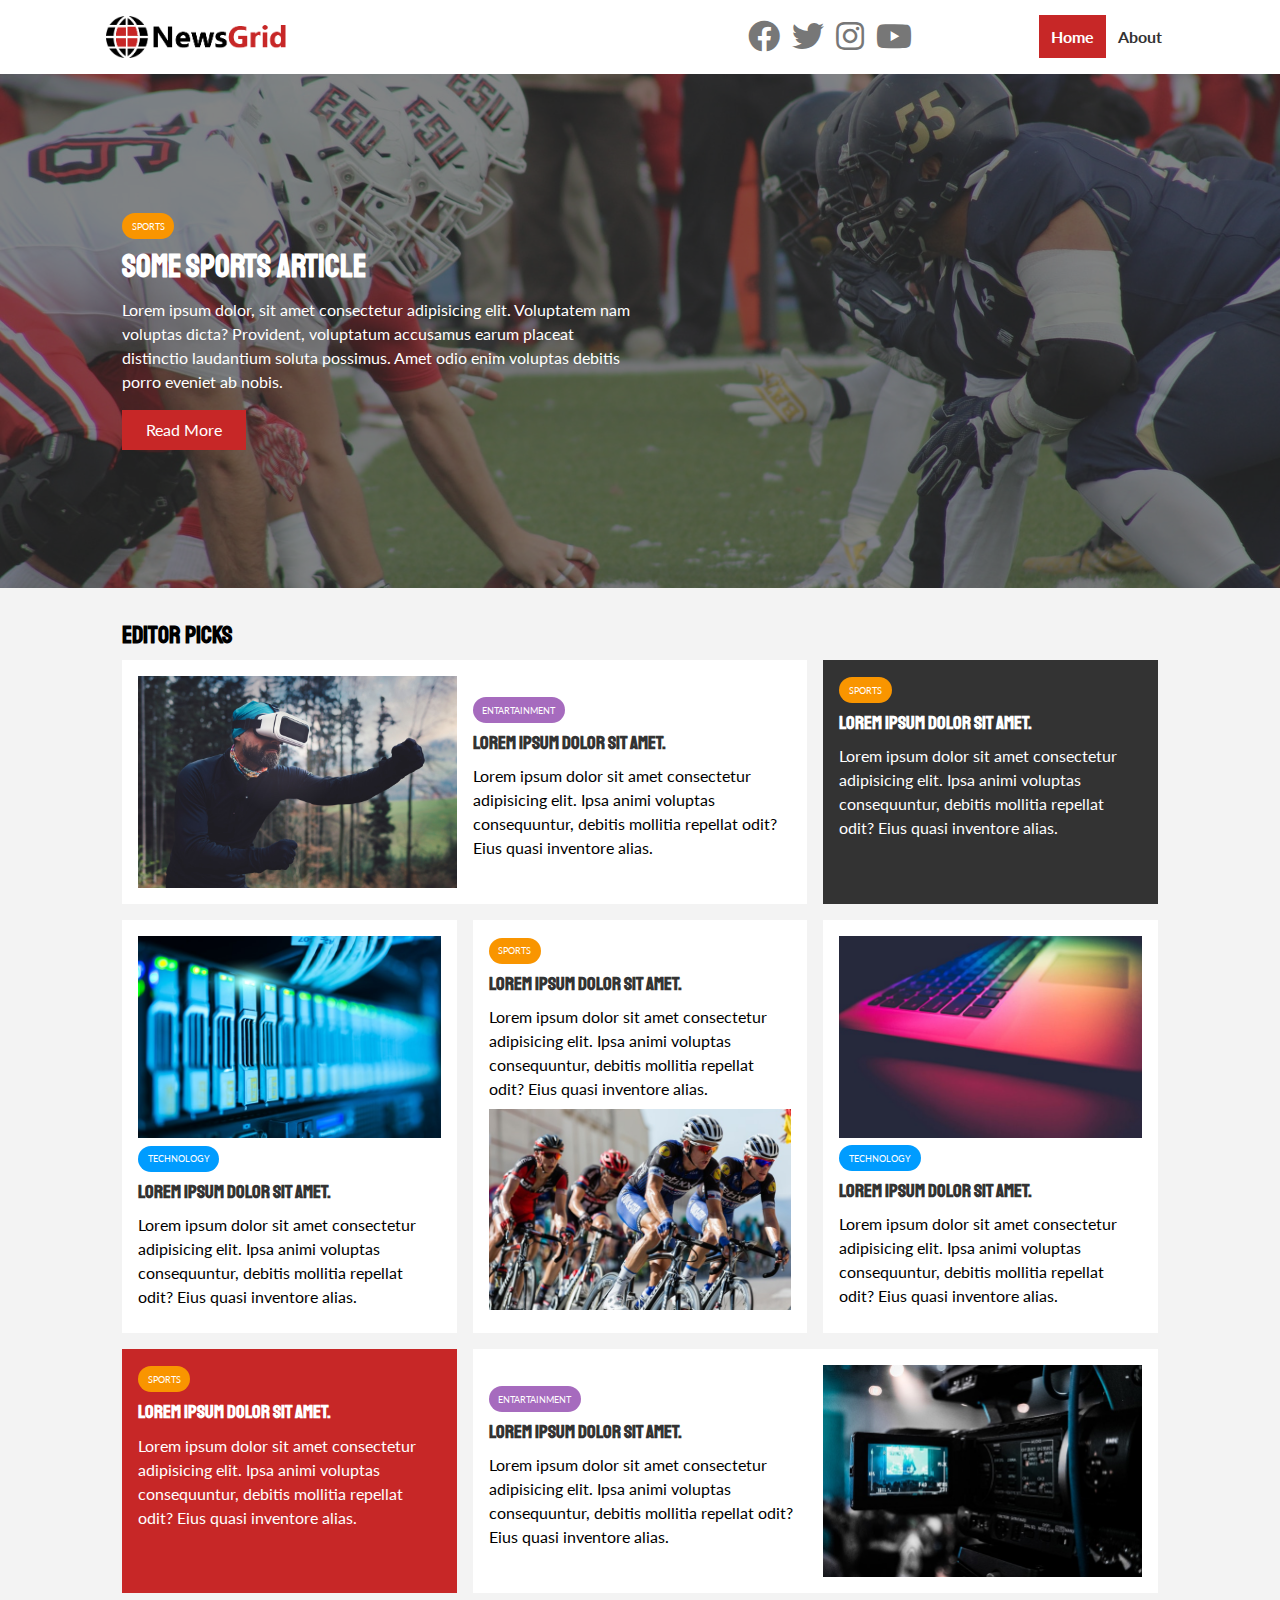
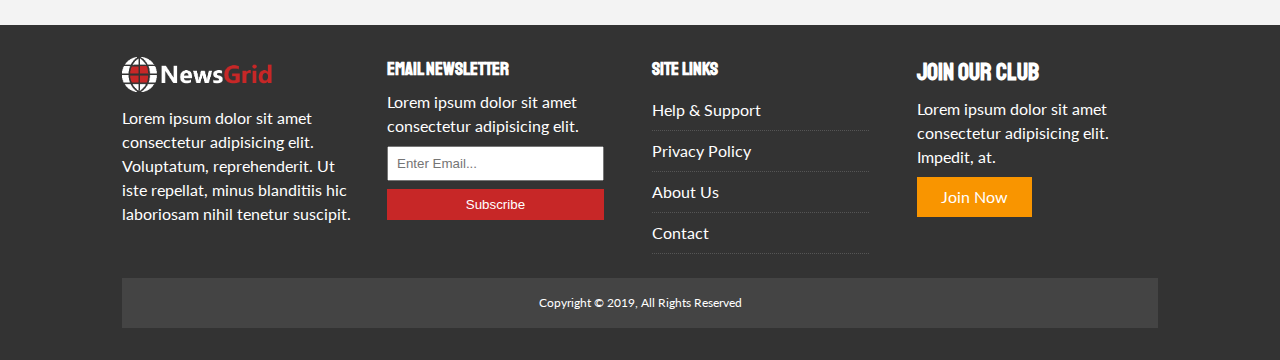
<file: index.html>
<!DOCTYPE html>
<html lang="en">

<head>
  <meta charset="UTF-8">
  <meta name="viewport" content="width=device-width, initial-scale=1.0">
  <meta http-equiv="X-UA-Compatible" content="ie=edge">
  <link rel="stylesheet" href="https://use.fontawesome.com/releases/v5.12.0/css/all.css">
  <link href="https://fonts.googleapis.com/css?family=Lato|Staatliches&display=swap" rel="stylesheet">
  <link rel="stylesheet" href="css/style.css">
  <link rel="stylesheet" media="screen and (max-width: 768px)" href="css/mobile.css">
  <link rel="shortcut icon" type="image/x-icon" href="favicon.ico">
  <title>NewsGrid | Latest News</title>
</head>

<body>
  <nav id="main-nav">
    <div class="container">
      <img src="img/logo.png" alt="NewsGrid" class="logo">
      <div class="social">
        <a href="https://facebook.com" target="_blank"><i class="fab fa-facebook fa-2x"></i></a>
        <a href="https://twitter.com" target="_blank"><i class="fab fa-twitter fa-2x"></i></a>
        <a href="https://instagram.com" target="_blank"><i class="fab fa-instagram fa-2x"></i></a>
        <a href="https://youtube.com" target="_blank"><i class="fab fa-youtube fa-2x"></i></a>
      </div>
      <ul>
        <li><a href="index.html" class="current">Home</a></li>
        <li><a href="about.html">About</a></li>
      </ul>
    </div>
  </nav>

  <!-- Showcase -->
  <header id="showcase">
    <div class="container">
      <div class="showcase-container">
        <div class="showcase-content">
          <div class="category category-sports">Sports</div>
          <h1>Some Sports Article</h1>
          <p>Lorem ipsum dolor, sit amet consectetur adipisicing elit. Voluptatem nam voluptas dicta? Provident,
            voluptatum accusamus earum placeat distinctio laudantium soluta possimus. Amet odio enim voluptas
            debitis porro eveniet ab nobis.</p>
          <a href="article.html" class="btn btn-primary">Read More</a>
        </div>
      </div>
    </div>
  </header>

  <!-- Home Articles -->
  <section id="home-articles" class="py-2">
    <div class="container">
      <h2>Editor Picks</h2>
      <div class="articles-container">
        <article class="card">
          <img src="img/articles/ent1.jpg" alt="">
          <div>
            <div class="category category-ent">Entartainment</div>
            <h3>
              <a href="article.html">Lorem ipsum dolor sit amet.</a>
            </h3>
            <p>Lorem ipsum dolor sit amet consectetur adipisicing elit. Ipsa animi voluptas consequuntur, debitis
              mollitia repellat odit? Eius quasi inventore alias.</p>
          </div>
        </article>

        <article class="card bg-dark">
          <div class="category category-sports">Sports</div>
          <h3>
            <a href="article.html">Lorem ipsum dolor sit amet.</a>
          </h3>
          <p>Lorem ipsum dolor sit amet consectetur adipisicing elit. Ipsa animi voluptas consequuntur, debitis
            mollitia repellat odit? Eius quasi inventore alias.</p>
        </article>

        <article class="card">
          <img src="img/articles/tech1.jpg" alt="">
          <div class="category category-tech">Technology</div>
          <h3>
            <a href="article.html">Lorem ipsum dolor sit amet.</a>
          </h3>
          <p>Lorem ipsum dolor sit amet consectetur adipisicing elit. Ipsa animi voluptas consequuntur, debitis
            mollitia repellat odit? Eius quasi inventore alias.</p>
        </article>

        <article class="card">
          <div class="category category-sports">Sports</div>
          <h3>
            <a href="article.html">Lorem ipsum dolor sit amet.</a>
          </h3>
          <p>Lorem ipsum dolor sit amet consectetur adipisicing elit. Ipsa animi voluptas consequuntur, debitis
            mollitia repellat odit? Eius quasi inventore alias.</p>
          <img src="img/articles/sports1.jpg" alt="">
        </article>

        <article class="card">
          <img src="img/articles/tech2.jpg" alt="">
          <div class="category category-tech">Technology</div>
          <h3>
            <a href="article.html">Lorem ipsum dolor sit amet.</a>
          </h3>
          <p>Lorem ipsum dolor sit amet consectetur adipisicing elit. Ipsa animi voluptas consequuntur, debitis
            mollitia repellat odit? Eius quasi inventore alias.</p>
        </article>

        <article class="card bg-primary">
          <div class="category category-sports">Sports</div>
          <h3>
            <a href="article.html">Lorem ipsum dolor sit amet.</a>
          </h3>
          <p>Lorem ipsum dolor sit amet consectetur adipisicing elit. Ipsa animi voluptas consequuntur, debitis
            mollitia repellat odit? Eius quasi inventore alias.</p>
        </article>

        <article class="card">
          <div>
            <div class="category category-ent">Entartainment</div>
            <h3>
              <a href="article.html">Lorem ipsum dolor sit amet.</a>
            </h3>
            <p>Lorem ipsum dolor sit amet consectetur adipisicing elit. Ipsa animi voluptas consequuntur, debitis
              mollitia repellat odit? Eius quasi inventore alias.</p>
          </div>
          <img src="img/articles/ent2.jpg" alt="">
        </article>
      </div>
    </div>
  </section>

  <!-- Footer -->
  <footer id="main-footer" class="py-2">
    <div class="container footer-container">
      <div>
        <img src="img/logo_light.png" alt="NewsGrid">
        <p>Lorem ipsum dolor sit amet consectetur adipisicing elit. Voluptatum, reprehenderit. Ut iste repellat, minus
          blanditiis hic laboriosam nihil tenetur suscipit.</p>
      </div>
      <div>
        <h3>Email Newsletter</h3>
        <p>Lorem ipsum dolor sit amet consectetur adipisicing elit.</p>
        <form name="contact" method="POST" data-netlify="true">
          <input type="email" name="email" placeholder="Enter Email...">
          <input type="submit" value="Subscribe" class="btn btn-primary">
        </form>
      </div>
      <div>
        <h3>Site Links</h3>
        <ul class="list">
          <li><a href="#">Help & Support</a></li>
          <li><a href="#">Privacy Policy</a></li>
          <li><a href="#">About Us</a></li>
          <li><a href="#">Contact</a></li>
        </ul>
      </div>
      <div>
        <h2>Join Our Club</h2>
        <p>Lorem ipsum dolor sit amet consectetur adipisicing elit. Impedit, at.</p>
        <a href="#" class="btn btn-secondary">Join Now</a>
      </div>
      <div>
        <p>Copyright &copy; 2019, All Rights Reserved</p>
      </div>
    </div>
  </footer>
</body>

</html>
</file>
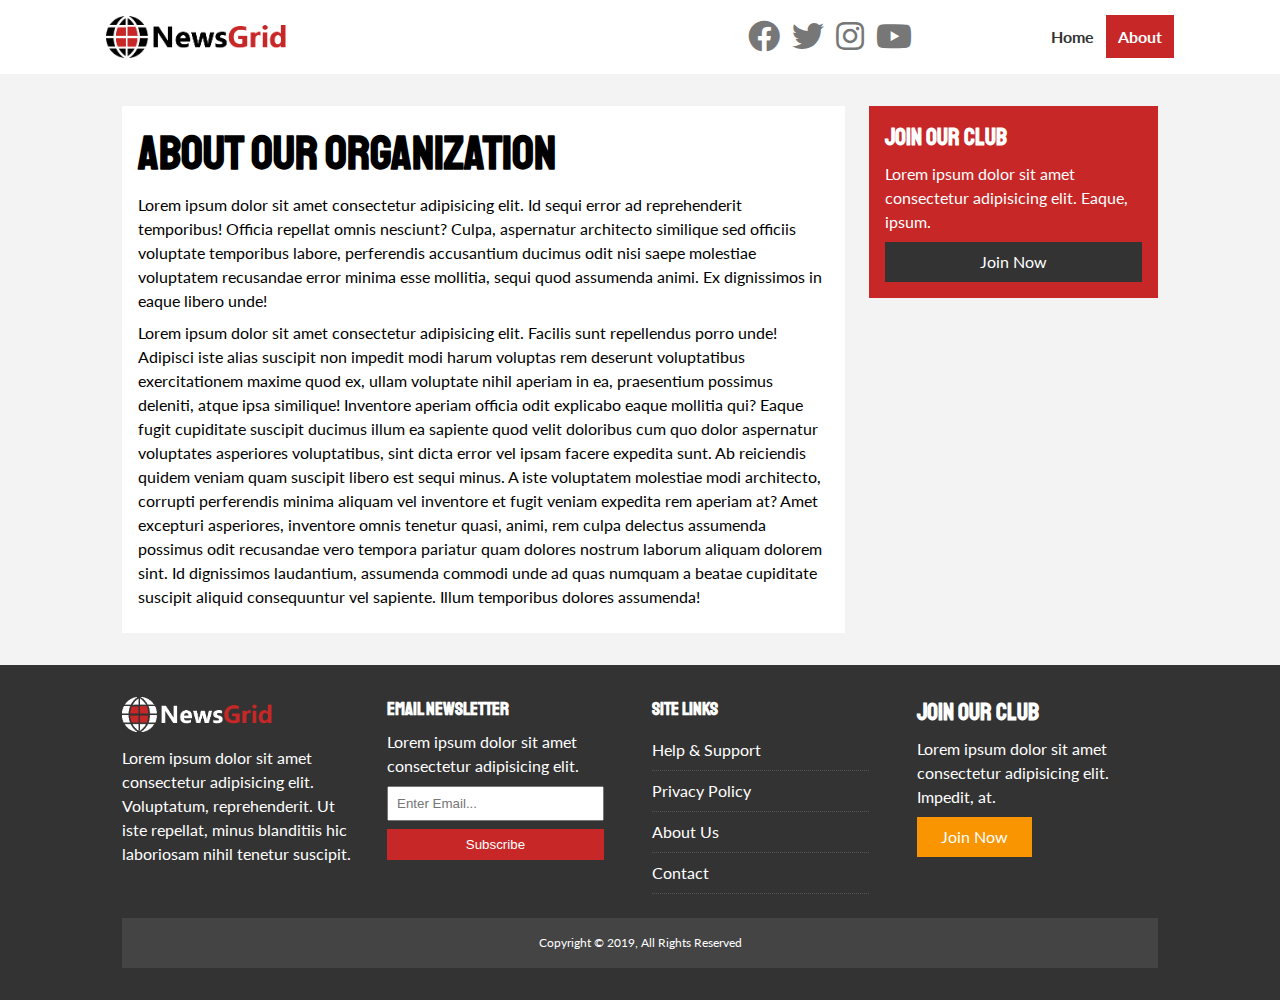
<file: about.html>
<!DOCTYPE html>
<html lang="en">

<head>
  <meta charset="UTF-8">
  <meta name="viewport" content="width=device-width, initial-scale=1.0">
  <meta http-equiv="X-UA-Compatible" content="ie=edge">
  <link rel="stylesheet" href="https://use.fontawesome.com/releases/v5.12.0/css/all.css">
  <link href="https://fonts.googleapis.com/css?family=Lato|Staatliches&display=swap" rel="stylesheet">
  <link rel="stylesheet" href="css/style.css">
  <link rel="stylesheet" media="screen and (max-width: 768px)" href="css/mobile.css">
  <link rel="shortcut icon" type="image/x-icon" href="favicon.ico">
  <title>NewsGrid | About</title>
</head>

<body>
  <nav id="main-nav">
    <div class="container">
      <img src="img/logo.png" alt="NewsGrid" class="logo">
      <div class="social">
        <a href="https://facebook.com" target="_blank"><i class="fab fa-facebook fa-2x"></i></a>
        <a href="https://twitter.com" target="_blank"><i class="fab fa-twitter fa-2x"></i></a>
        <a href="https://instagram.com" target="_blank"><i class="fab fa-instagram fa-2x"></i></a>
        <a href="https://youtube.com" target="_blank"><i class="fab fa-youtube fa-2x"></i></a>
      </div>
      <ul>
        <li><a href="index.html">Home</a></li>
        <li><a href="about.html" class="current">About</a></li>
      </ul>
    </div>
  </nav>

  <section id="about">
    <div class="container">
      <div class="page-container">
        <article class="card">
          <h1 class="l-heading">About Our Organization</h1>
          <p>Lorem ipsum dolor sit amet consectetur adipisicing elit. Id sequi error ad reprehenderit temporibus!
            Officia repellat omnis nesciunt? Culpa, aspernatur architecto similique sed officiis voluptate temporibus
            labore, perferendis accusantium ducimus odit nisi saepe molestiae voluptatem recusandae error minima esse
            mollitia, sequi quod assumenda animi. Ex dignissimos in eaque libero unde!</p>
          <p>Lorem ipsum dolor sit amet consectetur adipisicing elit. Facilis sunt repellendus porro unde! Adipisci iste
            alias suscipit non impedit modi harum voluptas rem deserunt voluptatibus exercitationem maxime quod ex,
            ullam voluptate nihil aperiam in ea, praesentium possimus deleniti, atque ipsa similique! Inventore aperiam
            officia odit explicabo eaque mollitia qui? Eaque fugit cupiditate suscipit ducimus illum ea sapiente quod
            velit doloribus cum quo dolor aspernatur voluptates asperiores voluptatibus, sint dicta error vel ipsam
            facere expedita sunt. Ab reiciendis quidem veniam quam suscipit libero est sequi minus. A iste voluptatem
            molestiae modi architecto, corrupti perferendis minima aliquam vel inventore et fugit veniam expedita rem
            aperiam at? Amet excepturi asperiores, inventore omnis tenetur quasi, animi, rem culpa delectus assumenda
            possimus odit recusandae vero tempora pariatur quam dolores nostrum laborum aliquam dolorem sint. Id
            dignissimos laudantium, assumenda commodi unde ad quas numquam a beatae cupiditate suscipit aliquid
            consequuntur vel sapiente. Illum temporibus dolores assumenda!</p>
        </article>
        <aside class="card bg-primary">
          <h2>Join Our Club</h2>
          <p>Lorem ipsum dolor sit amet consectetur adipisicing elit. Eaque, ipsum.</p>
          <a href="" class="btn btn-dark btn-block">Join Now</a>
        </aside>
      </div>
    </div>
  </section>

  <!-- Footer -->
  <footer id="main-footer" class="py-2">
    <div class="container footer-container">
      <div>
        <img src="img/logo_light.png" alt="NewsGrid">
        <p>Lorem ipsum dolor sit amet consectetur adipisicing elit. Voluptatum, reprehenderit. Ut iste repellat, minus
          blanditiis hic laboriosam nihil tenetur suscipit.</p>
      </div>
      <div>
        <h3>Email Newsletter</h3>
        <p>Lorem ipsum dolor sit amet consectetur adipisicing elit.</p>
        <form name="contact" method="POST" data-netlify="true">
          <input type="email" name="email" placeholder="Enter Email...">
          <input type="submit" value="Subscribe" class="btn btn-primary">
        </form>
      </div>
      <div>
        <h3>Site Links</h3>
        <ul class="list">
          <li><a href="#">Help & Support</a></li>
          <li><a href="#">Privacy Policy</a></li>
          <li><a href="#">About Us</a></li>
          <li><a href="#">Contact</a></li>
        </ul>
      </div>
      <div>
        <h2>Join Our Club</h2>
        <p>Lorem ipsum dolor sit amet consectetur adipisicing elit. Impedit, at.</p>
        <a href="#" class="btn btn-secondary">Join Now</a>
      </div>
      <div>
        <p>Copyright &copy; 2019, All Rights Reserved</p>
      </div>
    </div>
  </footer>
</body>

</html>
</file>
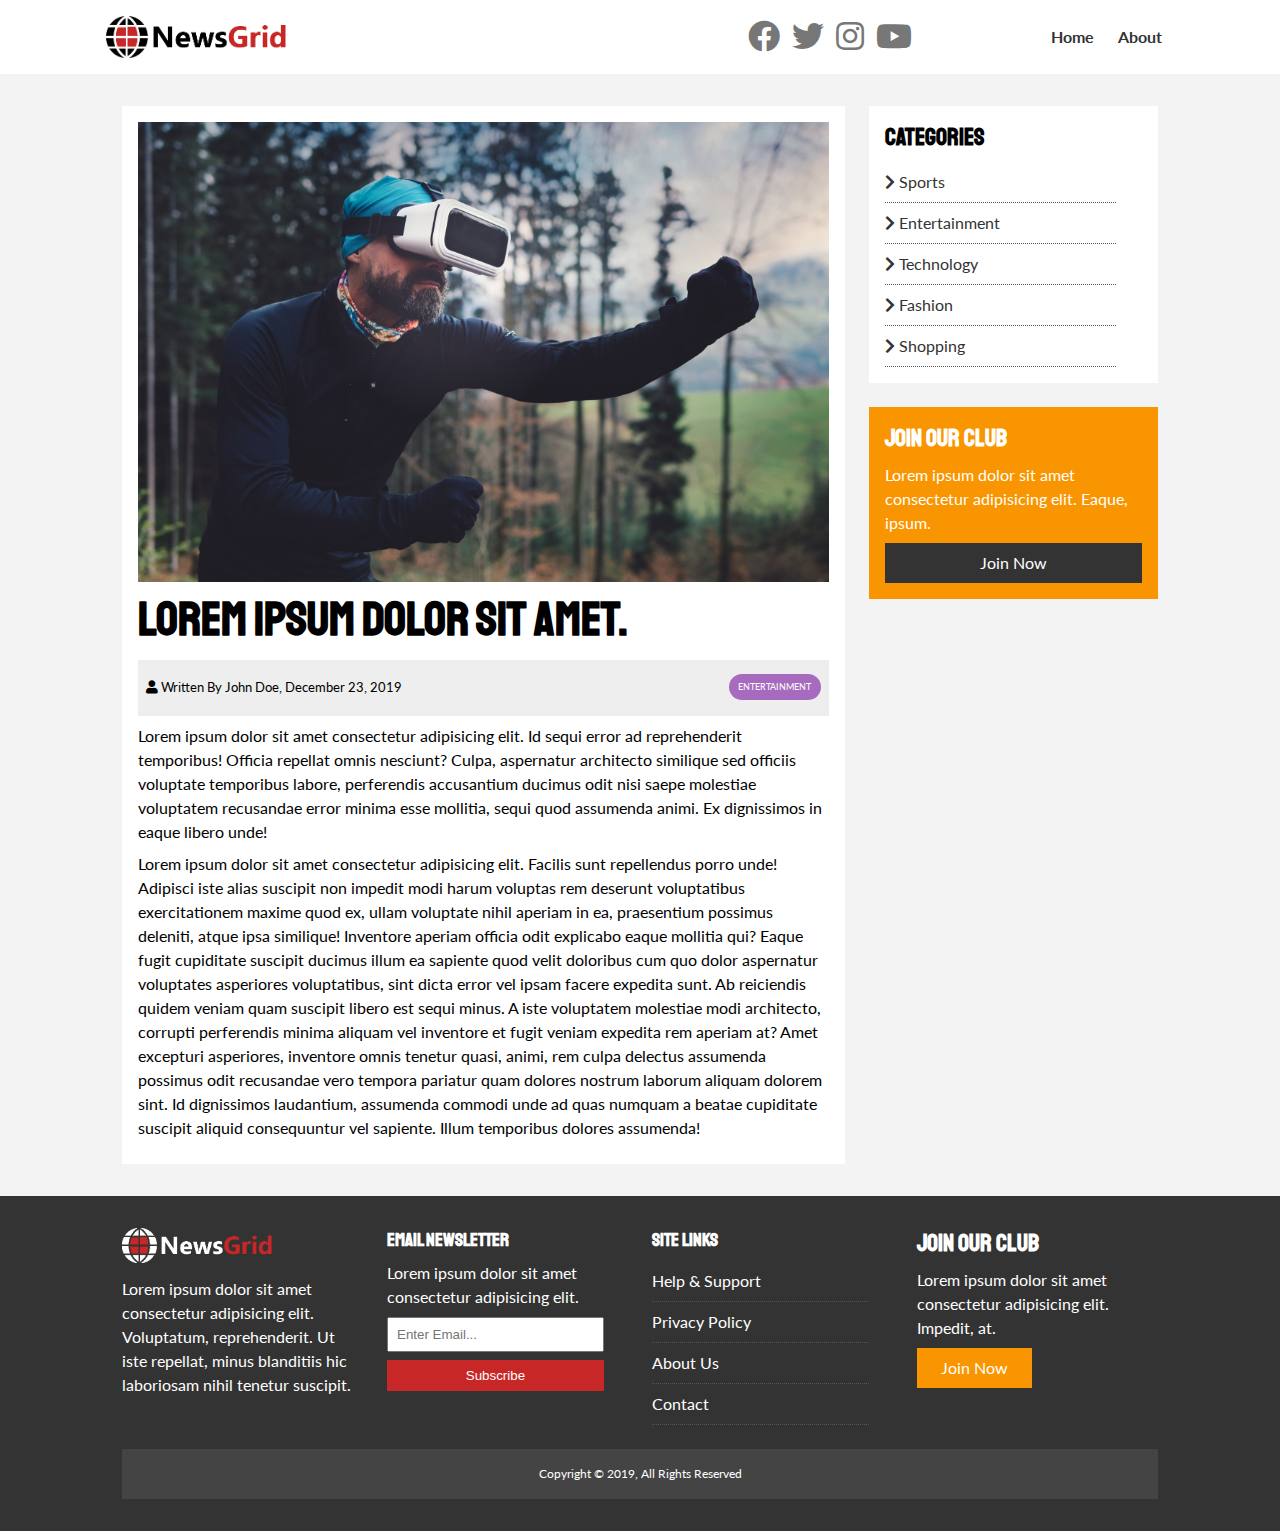
<file: article.html>
<!DOCTYPE html>
<html lang="en">

<head>
  <meta charset="UTF-8">
  <meta name="viewport" content="width=device-width, initial-scale=1.0">
  <meta http-equiv="X-UA-Compatible" content="ie=edge">
  <link rel="stylesheet" href="https://use.fontawesome.com/releases/v5.12.0/css/all.css">
  <link href="https://fonts.googleapis.com/css?family=Lato|Staatliches&display=swap" rel="stylesheet">
  <link rel="stylesheet" href="css/style.css">
  <link rel="stylesheet" media="screen and (max-width: 768px)" href="css/mobile.css">
  <link rel="shortcut icon" type="image/x-icon" href="favicon.ico">
  <title>NewsGrid | Article</title>
</head>

<body>
  <nav id="main-nav">
    <div class="container">
      <img src="img/logo.png" alt="NewsGrid" class="logo">
      <div class="social">
        <a href="https://facebook.com" target="_blank"><i class="fab fa-facebook fa-2x"></i></a>
        <a href="https://twitter.com" target="_blank"><i class="fab fa-twitter fa-2x"></i></a>
        <a href="https://instagram.com" target="_blank"><i class="fab fa-instagram fa-2x"></i></a>
        <a href="https://youtube.com" target="_blank"><i class="fab fa-youtube fa-2x"></i></a>
      </div>
      <ul>
        <li><a href="index.html">Home</a></li>
        <li><a href="about.html">About</a></li>
      </ul>
    </div>
  </nav>

  <section id="article">
    <div class="container">
      <div class="page-container">
        <article class="card">
          <img src="img/articles/ent1.jpg" alt="">
          <h1 class="l-heading">Lorem ipsum dolor sit amet.</h1>
          <div class="meta">
            <small>
              <i class="fas fa-user"></i> Written By John Doe, December 23, 2019
            </small>
            <div class="category category-ent">Entertainment</div>
          </div>
          <p>Lorem ipsum dolor sit amet consectetur adipisicing elit. Id sequi error ad reprehenderit temporibus!
            Officia repellat omnis nesciunt? Culpa, aspernatur architecto similique sed officiis voluptate temporibus
            labore, perferendis accusantium ducimus odit nisi saepe molestiae voluptatem recusandae error minima esse
            mollitia, sequi quod assumenda animi. Ex dignissimos in eaque libero unde!</p>
          <p>Lorem ipsum dolor sit amet consectetur adipisicing elit. Facilis sunt repellendus porro unde! Adipisci iste
            alias suscipit non impedit modi harum voluptas rem deserunt voluptatibus exercitationem maxime quod ex,
            ullam voluptate nihil aperiam in ea, praesentium possimus deleniti, atque ipsa similique! Inventore aperiam
            officia odit explicabo eaque mollitia qui? Eaque fugit cupiditate suscipit ducimus illum ea sapiente quod
            velit doloribus cum quo dolor aspernatur voluptates asperiores voluptatibus, sint dicta error vel ipsam
            facere expedita sunt. Ab reiciendis quidem veniam quam suscipit libero est sequi minus. A iste voluptatem
            molestiae modi architecto, corrupti perferendis minima aliquam vel inventore et fugit veniam expedita rem
            aperiam at? Amet excepturi asperiores, inventore omnis tenetur quasi, animi, rem culpa delectus assumenda
            possimus odit recusandae vero tempora pariatur quam dolores nostrum laborum aliquam dolorem sint. Id
            dignissimos laudantium, assumenda commodi unde ad quas numquam a beatae cupiditate suscipit aliquid
            consequuntur vel sapiente. Illum temporibus dolores assumenda!</p>
        </article>

        <aside id="categories" class="card">
          <h2>Categories</h2>
          <ul class="list">
            <li><a href="#"><i class="fas fa-chevron-right"></i> Sports</a></li>
            <li><a href="#"><i class="fas fa-chevron-right"></i> Entertainment</a></li>
            <li><a href="#"><i class="fas fa-chevron-right"></i> Technology</a></li>
            <li><a href="#"><i class="fas fa-chevron-right"></i> Fashion</a></li>
            <li><a href="#"><i class="fas fa-chevron-right"></i> Shopping</a></li>
          </ul>
        </aside>

        <aside class="card bg-secondary">
          <h2>Join Our Club</h2>
          <p>Lorem ipsum dolor sit amet consectetur adipisicing elit. Eaque, ipsum.</p>
          <a href="" class="btn btn-dark btn-block">Join Now</a>
        </aside>
      </div>
    </div>
  </section>

  <!-- Footer -->
  <footer id="main-footer" class="py-2">
    <div class="container footer-container">
      <div>
        <img src="img/logo_light.png" alt="NewsGrid">
        <p>Lorem ipsum dolor sit amet consectetur adipisicing elit. Voluptatum, reprehenderit. Ut iste repellat, minus
          blanditiis hic laboriosam nihil tenetur suscipit.</p>
      </div>
      <div>
        <h3>Email Newsletter</h3>
        <p>Lorem ipsum dolor sit amet consectetur adipisicing elit.</p>
        <form name="contact" method="POST" data-netlify="true">
          <input type="email" name="email" placeholder="Enter Email...">
          <input type="submit" value="Subscribe" class="btn btn-primary">
        </form>
      </div>
      <div>
        <h3>Site Links</h3>
        <ul class="list">
          <li><a href="#">Help & Support</a></li>
          <li><a href="#">Privacy Policy</a></li>
          <li><a href="#">About Us</a></li>
          <li><a href="#">Contact</a></li>
        </ul>
      </div>
      <div>
        <h2>Join Our Club</h2>
        <p>Lorem ipsum dolor sit amet consectetur adipisicing elit. Impedit, at.</p>
        <a href="#" class="btn btn-secondary">Join Now</a>
      </div>
      <div>
        <p>Copyright &copy; 2019, All Rights Reserved</p>
      </div>
    </div>
  </footer>
</body>

</html>
</file>
<file: css/style.css>
:root {
  --primary-color: #c72727;
  --secondary-color: #f99500;
  --light-color: #f3f3f3;
  --dark-color: #333;
  --max-width: 1100px;
}

.category {
  --sports-color: #f99500;
  --ent-color: #a66bbe;
  --tech-color: #009cff;
}

* {
  margin: 0;
  padding: 0;
  box-sizing: border-box;
}

body {
  font-family: 'Lato', sans-serif;
  line-height: 1.5;
  background: var(--light-color);
}

a {
  color: #333;
  text-decoration: none;
  ;
}

ul {
  list-style: none;
}

p {
  margin: 0.5rem 0;
}

img {
  width: 100%;
}

h1, h2, h3, h4, h5, h6 {
  font-family: 'Staatliches', cursive;
  margin-bottom: 0.55rem;
  line-height: 1.3;
}

/* Utulity */

.container {
  max-width: var(--max-width);
  margin: auto;
  padding: 0 2rem;
  overflow: hidden;
}

.category {
  display: inline-block;
  color: #fff;
  font-size: 0.55rem;
  text-transform: uppercase;
  padding: 0.4rem 0.6rem;
  border-radius: 15px;
  margin-bottom: 0.5rem;
}

.category-sports {
  background: var(--sports-color);
}

.category-ent {
  background: var(--ent-color);
}

.category-tech {
  background: var(--tech-color);
}

.btn {
  display: inline-block;
  border: none;
  background: var(--dark-color);
  color: #fff;
  padding: 0.5rem 1.5rem;
}

.btn-light {
  background: var(--light-color);
}

.btn-primary {
  background: var(--primary-color);
}

.btn-secondary {
  background: var(--secondary-color);
}

.btn-block {
  display: block;
  width: 100%;
  text-align: center;
}

.btn:hover {
  opacity: 0.9;
}

.card {
  background: #fff;
  padding: 1rem;
}

.bg-dark {
  background: var(--dark-color);
  color: #fff;
}

.bg-primary {
  background: var(--primary-color);
  color: #fff;
}

.bg-secondary {
  background: var(--secondary-color);
  color: #fff;
}

.bg-dark h1, .bg-dark h2, .bg-dark h3, .bg-dark a, .bg-primary h1, .bg-primary h2, .bg-primary h3, .bg-primary a, .bg-secondary h1, .bg-secondary h2, .bg-secondary h3, .bg-secondary a {
  color: #fff;
}

.py-1 {
  padding: 1.5rem 0;
}

.py-2 {
  padding: 2rem 0;
}

.py-3 {
  padding: 3rem 0;
}

.p-1 {
  padding: 1.5rem;
}

.p-2 {
  padding: 2rem;
}

.p-3 {
  padding: 3rem;
}

.l-heading {
  font-size: 3rem;
}

.list li {
  padding: 0.5rem 0;
  border-bottom: #555 dotted 1px;
  width: 90%;
}

/* Inner page grid container */

.page-container {
  display: grid;
  grid-template-columns: 5fr 2fr;
  margin: 2rem 0;
  grid-gap: 1.5rem;
}

.page-container>*:first-child {
  grid-row: 1 / span 3;
}

/* Navigation */

#main-nav {
  background: #fff;
  position: sticky;
  top: 0;
  z-index: 2;
}

#main-nav .container {
  display: grid;
  grid-template-columns: 6fr 3fr 2fr;
  padding: 1rem;
  align-items: center;
}

#main-nav .logo {
  width: 180px;
}

#main-nav ul {
  justify-self: end;
  display: flex;
}

#main-nav ul li a {
  padding: 0.75rem;
  font-weight: bold;
}

#main-nav ul li a.current {
  background: var(--primary-color);
  color: #fff;
}

#main-nav ul li a:hover {
  background: var(--light-color);
  color: var(--dark-color);
}

#main-nav .social {
  justify-self: center;
}

#main-nav .social i {
  color: #777;
  margin-right: 0.5rem;
}

/* Showcase */

#showcase {
  color: #fff;
  background: #333;
  padding: 2rem;
  position: relative;
}

#showcase::before {
  content: '';
  background: url('../img/featured.jpg') no-repeat center center/cover;
  position: absolute;
  top: 0;
  left: 0;
  width: 100%;
  height: 100%;
  opacity: 0.4;
}

#showcase .showcase-container {
  display: grid;
  grid-template-columns: repeat(2, 1fr);
  justify-content: center;
  align-items: center;
  height: 50vh;
}

#showcase .showcase-content {
  z-index: 1;
}

#showcase .showcase-content p {
  margin-bottom: 1rem;
}

/* Home Articles */

#home-articles .articles-container {
  display: grid;
  grid-template-columns: repeat(3, 1fr);
  grid-gap: 1rem;
}

#home-articles .articles-container>*:first-child, #home-articles .articles-container>*:last-child {
  display: grid;
  grid-template-columns: repeat(2, 1fr);
  grid-gap: 1rem;
  grid-column: 1 / span 2;
  align-items: center;
}

#home-articles .articles-container>*:last-child {
  grid-column: 2 / span 2;
}

#article .meta {
  display: flex;
  justify-content: space-between;
  align-items: center;
  background: #eee;
  padding: 0.5rem;
}

#article .meta .category {
  margin-top: 0.4rem;
}

/* Footer */

#main-footer {
  background: var(--dark-color);
  color: #fff;
}

#main-footer img {
  width: 150px;
}

#main-footer a {
  color: #fff;
}

#main-footer ul li a:hover {
  color: var(--primary-color);
}

#main-footer .footer-container {
  display: grid;
  grid-template-columns: repeat(4, 1fr);
  grid-gap: 1.5rem;
}

#main-footer .footer-container>*:last-child {
  background: #444;
  grid-column: 1 / span 4;
  padding: 0.5rem;
  text-align: center;
  font-size: 0.75rem;
}

#main-footer .footer-container input[type='email'] {
  width: 90%;
  padding: 0.5rem;
  margin-bottom: 0.5rem;
}

#main-footer .footer-container input[type='submit'] {
  width: 90%;
  cursor: pointer;
}
</file>
<file: css/mobile.css>
/* Navigation */

#main-nav .social {
  display: none;
}

#main-nav .container {
  grid-template-columns: 1fr;
  grid-gap: 1.2rem;
}

#main-nav .logo, #main-nav ul {
  justify-self: center;
}

#main-nav ul li a {
  padding: 0.5rem;
}

#home-articles .articles-container {
  grid-template-columns: repeat(2, 1fr);
}

#home-articles .articles-container>*:first-child, #home-articles .articles-container>*:last-child {
  grid-template-columns: 1fr;
  grid-column: 1;
}

@media(max-width: 600px) {
  /* Stack Grid Items */
  #showcase .showcase-container, #home-articles .articles-container, #main-footer .footer-container {
    grid-template-columns: 1fr;
  }
  #main-footer .footer-container>*:last-child {
    grid-column: 1;
  }
  #main-footer .footer-container>*:first-child, #main-footer .footer-container>*:nth-child(2) {
    border-bottom: #444 dotted 1px;
    padding-bottom: 1rem;
  }
  .page-container {
    grid-template-columns: 1fr;
    text-align: center;
  }
  .page-container>*:first-child {
    grid-row: 1;
  }
  .l-heading {
    font-size: 2rem;
  }
}
</file>
